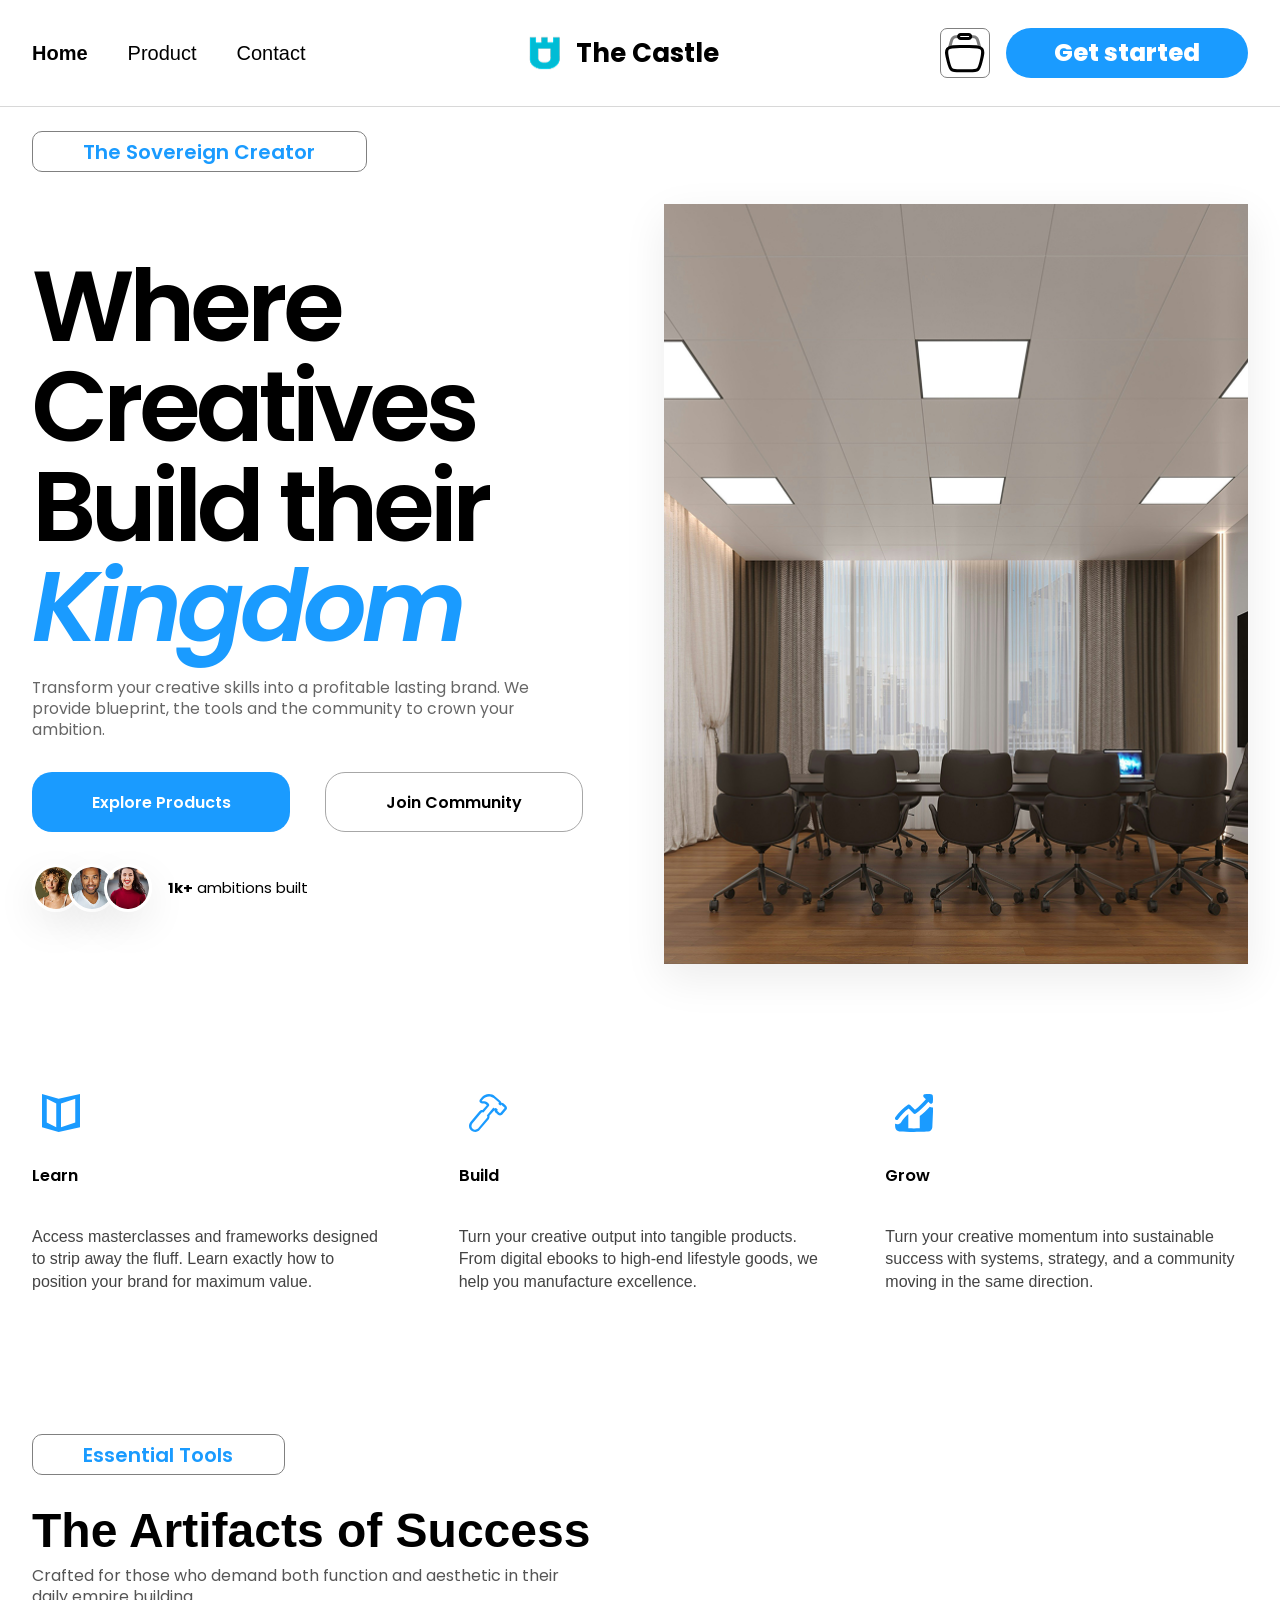
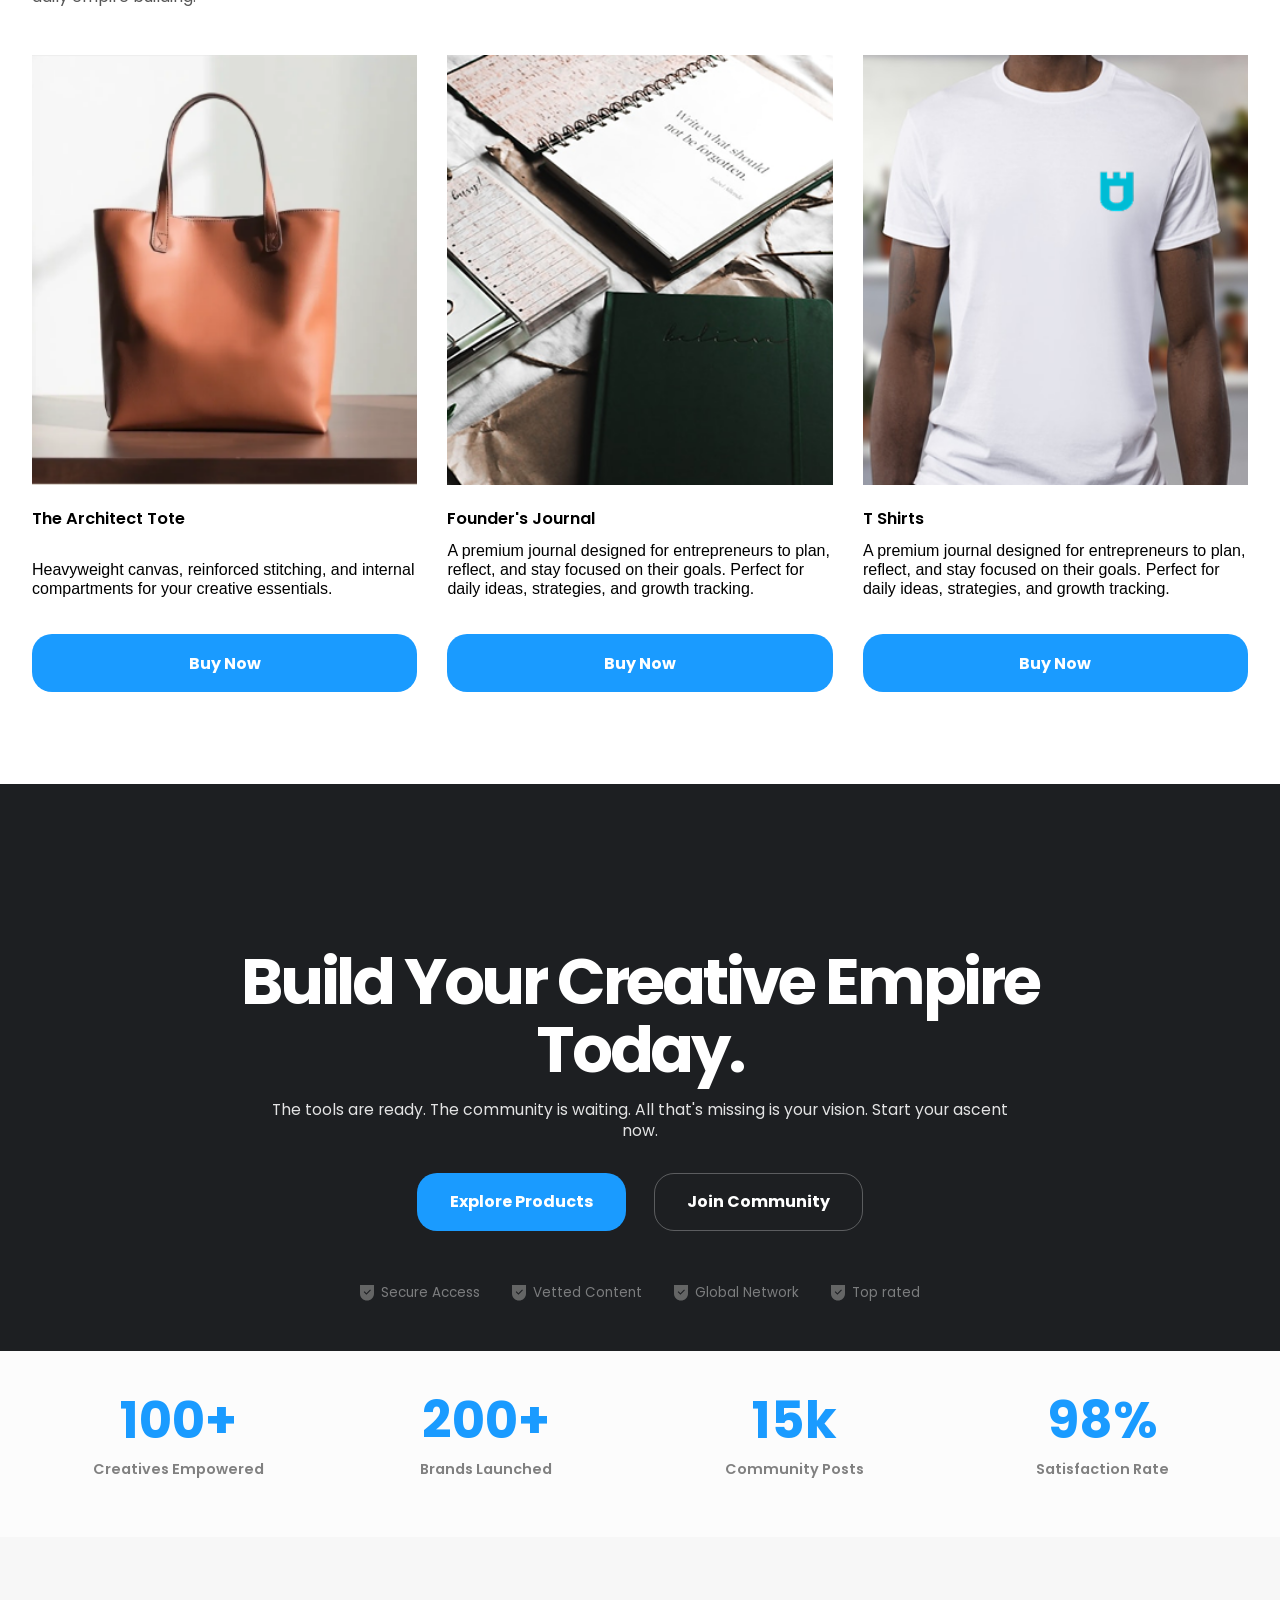
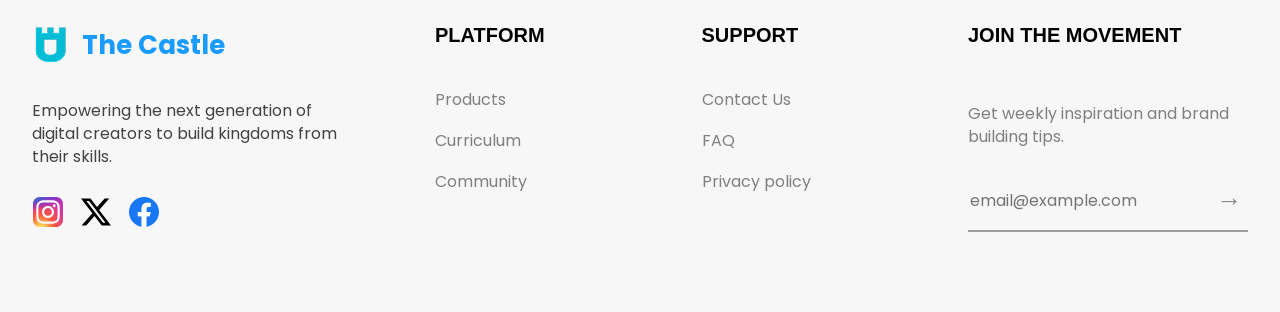
<file: index.html>
<!doctype html>
<html lang="en">
  <head>
    <meta charset="UTF-8" />
    <meta name="viewport" content="width=device-width, initial-scale=1.0" />
    <title>The Castle</title>
    <link rel="icon" type="Thecastle" href="img/castle_logo.png" />
    <link rel="preconnect" href="https://fonts.googleapis.com" />
    <link rel="preconnect" href="https://fonts.gstatic.com" crossorigin />
    <link
      href="https://fonts.googleapis.com/css2?family=Poppins:wght@300;400;500;600;700;800;900&display=swap"
      rel="stylesheet"
    />
    <link rel="stylesheet" href="castle.css" />
  </head>
  <body>
    <header class="site-header">
      <div class="container nav-shell">
        <button
          class="menu-toggle"
          type="button"
          aria-expanded="false"
          aria-controls="site-nav"
        >
          <span></span>
          <span></span>
          <span></span>
          <span class="sr-only">Toggle navigation</span>
        </button>

        <nav class="site-nav" id="site-nav">
          <a class="nav-link is-active" href="index.html">Home</a>
          <a class="nav-link" href="product.html">Product</a>
          <a class="nav-link" href="contact.html">Contact</a>
        </nav>

        <a class="brand" href="index.html" aria-label="The Castle home">
          <img src="img/castle_logo.png" alt="" width="36" height="36" />
          <span>The Castle</span>
        </a>

        <div class="nav-actions">
          <a
            class="icon-button"
            href="product.html"
            aria-label="Browse products"
          >
            <img src="img/Group.svg" alt="cart" />
          </a>
          <a class="button-get" href="contact.html">Get started</a>
        </div>
      </div>
    </header>

    <main>
      <section class="hero">
        <div class="container">
          <p class="eyebrow">The Sovereign Creator</p>

          <div class="hero-grid">
            <div class="hero-copy">
              <h1>
                Where <br />
                Creatives<br />
                Build their<br />
                <span>Kingdom</span>
              </h1>
              <p class="hero-text">
                Transform your creative skills into a profitable lasting brand.
                We provide blueprint, the tools and the community to crown your
                ambition.
              </p>

              <div class="hero-actions">
                <a class="button button-primary" href="product.html"
                  >Explore Products</a
                >
                <a class="button button-secondary" href="contact.html"
                  >Join Community</a
                >
              </div>

              <div class="social-proof">
                <div class="user-stack" aria-hidden="true">
                  <img src="img/user__3.png" alt="" class="user" />
                  <img src="img/user__2.png" alt="" class="user" />
                  <img src="img/user__1.png" alt="" class="user" />
                </div>
                <p><strong>1k+</strong> ambitions built</p>
              </div>
            </div>

            <div class="hero-media">
              <img src="img/image.png" alt="The Castle office interior" />
            </div>
          </div>
        </div>
      </section>

      <section class="features section-space">
        <div class="container feature-grid">
          <article class="feature-card">
            <div class="feature-icon">
              <img src="img/learn.svg" alt="" width="38" height="38" />
            </div>
            <h2>Learn</h2>
            <p>
              Access masterclasses and frameworks designed to strip away the
              fluff. Learn exactly how to position your brand for maximum value.
            </p>
          </article>

          <article class="feature-card">
            <div class="feature-icon">
              <img src="img/build.svg" alt="" width="38" height="38" />
            </div>
            <h2>Build</h2>
            <p>
              Turn your creative output into tangible products. From digital
              ebooks to high-end lifestyle goods, we help you manufacture
              excellence.
            </p>
          </article>

          <article class="feature-card">
            <div class="feature-icon">
              <img src="img/grow.svg" alt="" width="38" height="38" />
            </div>
            <h2>Grow</h2>
            <p>
              Turn your creative momentum into sustainable success with systems,
              strategy, and a community moving in the same direction.
            </p>
          </article>
        </div>
      </section>

      <section class="products-preview section-space">
        <div class="container">
          <p class="eyebrow">Essential Tools</p>
          <h2 class="section-title">The Artifacts of Success</h2>
          <p class="section-intro">
            Crafted for those who demand both function and aesthetic in their
            daily empire building.
          </p>

          <div class="product-grid">
            <article class="product-card">
              <img src="img/bag.png" alt="visual-bag" class="product-visual" />

              <h3>The Architect Tote</h3>
              <p>
                Heavyweight canvas, reinforced stitching, and internal
                compartments for your creative essentials.
              </p>
              <a class="button button-primary button-block" href="product.html"
                >Buy Now</a
              >
            </article>

            <article class="product-card">
              <img
                src="img/jotter.png"
                alt="visual-journal"
                class="product-visual"
              />
              <h3>Founder&apos;s Journal</h3>
              <p>
                A premium journal designed for entrepreneurs to plan, reflect,
                and stay focused on their goals. Perfect for daily ideas,
                strategies, and growth tracking.
              </p>
              <a class="button button-primary button-block" href="product.html"
                >Buy Now</a
              >
            </article>

            <article class="product-card">
              <div class="image-container">
                <img
                  src="img/shirt.png"
                  alt="visual-shirt"
                  class="main-img product-visual"
                />
                <img src="img/castle_logo.png" alt="logo" class="logo" />
              </div>
              <h3>T Shirts</h3>
              <p>
                A premium journal designed for entrepreneurs to plan, reflect,
                and stay focused on their goals. Perfect for daily ideas,
                strategies, and growth tracking.
              </p>
              <a class="button button-primary button-block" href="product.html"
                >Buy Now</a
              >
            </article>
          </div>
        </div>
      </section>

      <section class="cta-panel">
        <div class="container cta-inner">
          <h2>Build Your Creative Empire Today.</h2>
          <p>
            The tools are ready. The community is waiting. All that&apos;s
            missing is your vision. Start your ascent now.
          </p>

          <div class="hero-actions cta-actions">
            <a class="button button-primary" href="product.html"
              >Explore Products</a
            >
            <a
              class="button button-secondary button-secondary-light"
              href="contact.html"
              >Join Community</a
            >
          </div>

          <div class="trust-row">
            <span><img src="img/Vector.svg" alt="mark" />Secure Access</span>
            <span><img src="img/Vector.svg" alt="mark" />Vetted Content</span>
            <span><img src="img/Vector.svg" alt="mark" />Global Network</span>
            <span><img src="img/Vector.svg" alt="" />Top rated</span>
          </div>
        </div>
      </section>

      <section class="stats">
        <div class="container stats-grid">
          <article>
            <strong>100+</strong>
            <span>Creatives Empowered</span>
          </article>
          <article>
            <strong>200+</strong>
            <span>Brands Launched</span>
          </article>
          <article>
            <strong>15k</strong>
            <span>Community Posts</span>
          </article>
          <article>
            <strong>98%</strong>
            <span>Satisfaction Rate</span>
          </article>
        </div>
      </section>
    </main>

    <footer class="site-footer">
      <div class="container footer-grid">
        <div class="footer-brand">
          <a class="brand brand-accent footer-brand-mark" href="index.html">
            <img src="img/castle_logo.png" alt="" width="36" height="39" />
            <span>The Castle</span>
          </a>
          <p>
            Empowering the next generation of digital creators to build kingdoms
            from their skills.
          </p>
          <div class="social-links">
            <a href="#" aria-label="Instagram"
              ><img src="img/logo_IG.svg" alt="" width="30" height="30"
            /></a>
            <a href="#" aria-label="X"
              ><img src="img/logo_X.svg" alt="" width="30" height="30"
            /></a>
            <a href="#" aria-label="Facebook"
              ><img src="img/logo_facebook.svg" alt="" width="30" height="30"
            /></a>
          </div>
        </div>

        <div>
          <h3>Platform</h3>
          <a href="product.html">Products</a>
          <a href="index.html">Curriculum</a>
          <a href="contact.html">Community</a>
        </div>

        <div>
          <h3>Support</h3>
          <a href="contact.html">Contact Us</a>
          <a href="contact.html">FAQ</a>
          <a href="contact.html">Privacy policy</a>
        </div>

        <div>
          <h3>Join the Movement</h3>
          <p class="footer-note">
            Get weekly inspiration and brand building tips.
          </p>
          <form class="newsletter-form">
            <label class="sr-only" for="email-home">Email address</label>
            <input
              id="email-home"
              type="email"
              placeholder="email@example.com"
            />
            <button type="submit" aria-label="Subscribe">&rarr;</button>
          </form>
        </div>
      </div>
    </footer>

    <script src="castle.js"></script>
  </body>
</html>
</file>
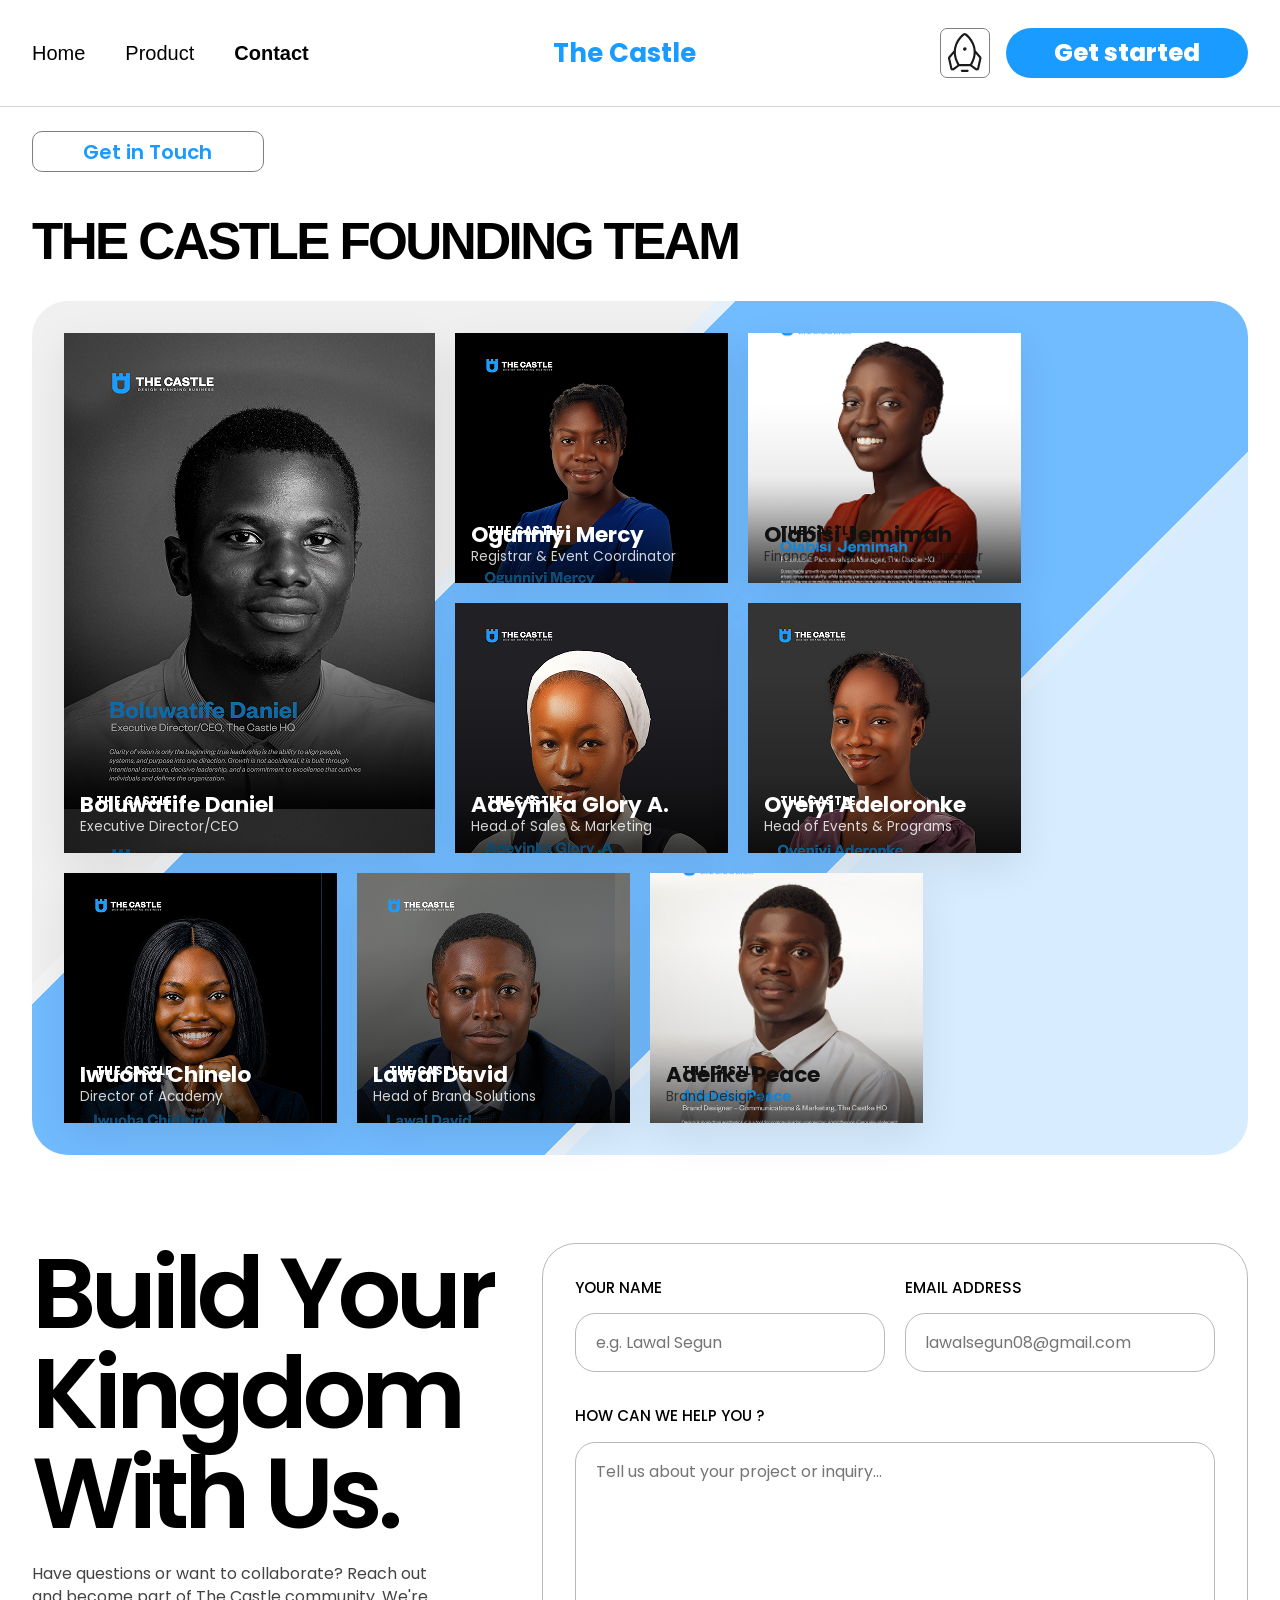
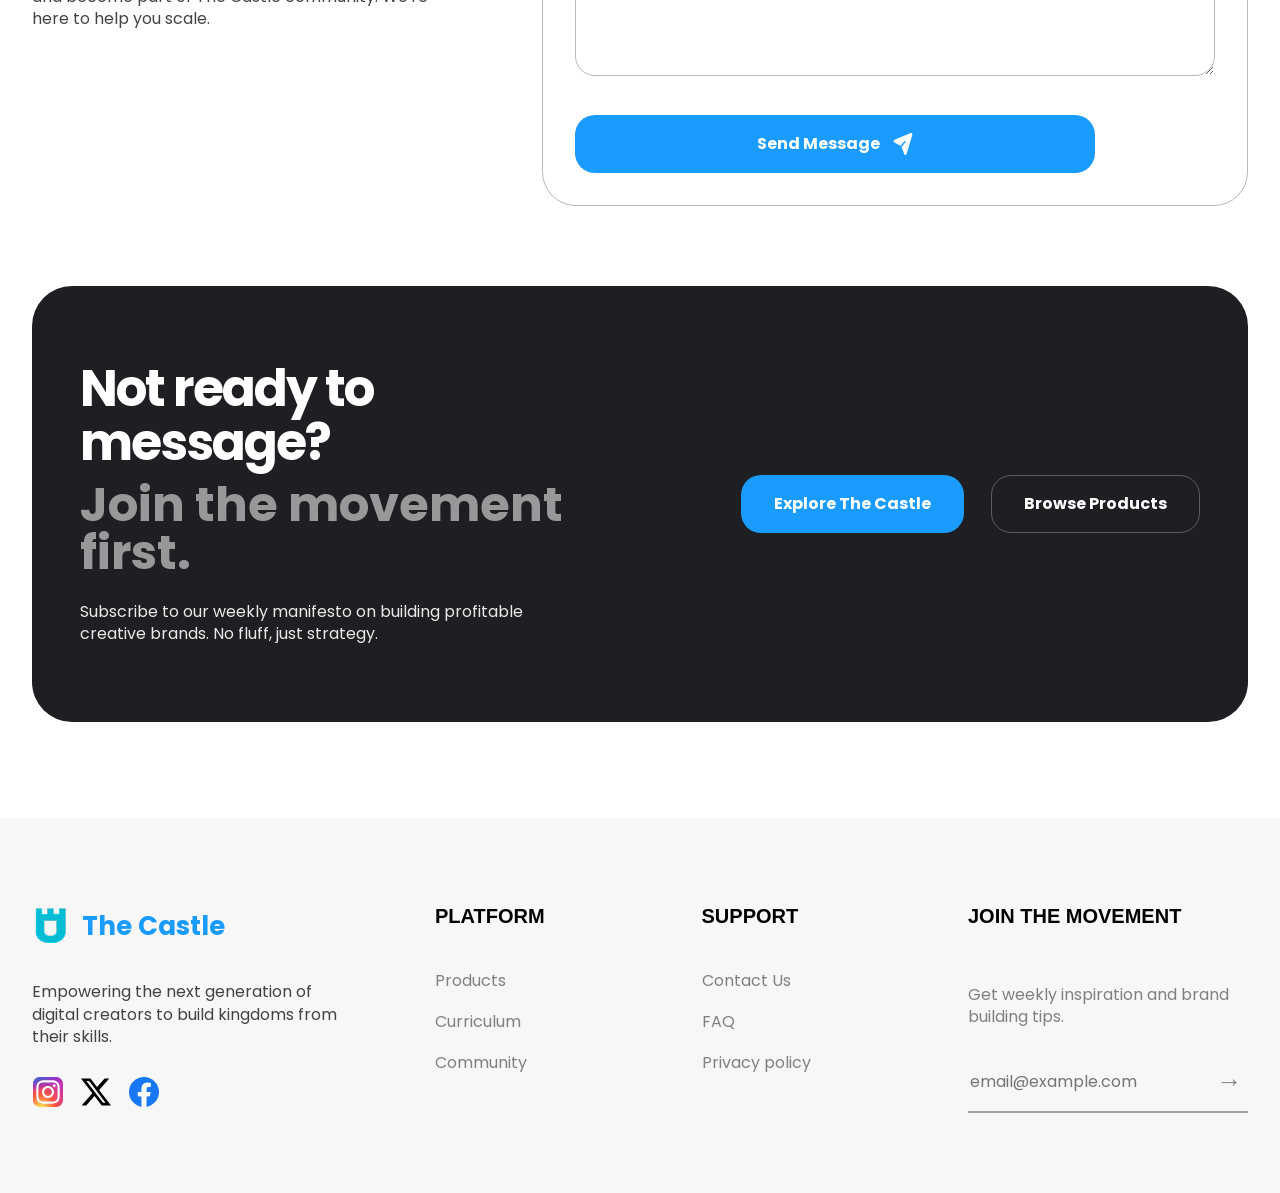
<file: contact.html>
<!doctype html>
<html lang="en">
  <head>
    <meta charset="UTF-8" />
    <meta name="viewport" content="width=device-width, initial-scale=1.0" />
    <title>The Castle | Contact</title>
    <link rel="icon" type="Thecastle" href="img/castle_logo.png" />
    <link rel="preconnect" href="https://fonts.googleapis.com" />
    <link rel="preconnect" href="https://fonts.gstatic.com" crossorigin />
    <link
      href="https://fonts.googleapis.com/css2?family=Poppins:wght@300;400;500;600;700;800;900&display=swap"
      rel="stylesheet"
    />
    <link rel="stylesheet" href="castle.css" />
  </head>
  <body>
    <header class="site-header">
      <div class="container nav-shell">
        <button
          class="menu-toggle"
          type="button"
          aria-expanded="false"
          aria-controls="site-nav"
        >
          <span></span>
          <span></span>
          <span></span>
          <span class="sr-only">Toggle navigation</span>
        </button>

        <nav class="site-nav" id="site-nav">
          <a class="nav-link" href="index.html">Home</a>
          <a class="nav-link" href="product.html">Product</a>
          <a class="nav-link is-active" href="contact.html">Contact</a>
        </nav>

        <a
          class="brand brand-text-only"
          href="index.html"
          aria-label="The Castle home"
        >
          <span>The Castle</span>
        </a>

        <div class="nav-actions">
          <a
            class="icon-button"
            href="product.html"
            aria-label="Browse products"
          >
            <img
              src="img/product__logo.svg"
              alt="cart"
              width="22"
              height="22"
            />
          </a>
          <a class="button-get" href="contact.html">Get started</a>
        </div>
      </div>
    </header>

    <main class="page-main">
      <section class="page-hero">
        <div class="container">
          <p class="eyebrow">Get in Touch</p>
          <h1 class="page-title page-title-wide">THE CASTLE FOUNDING TEAM</h1>

          <div class="team-showcase">
            <div
              class="team-card team-card-large charcoal"
              style="
                background-image:
                  linear-gradient(
                    180deg,
                    transparent 28%,
                    rgba(0, 0, 0, 0.55) 100%
                  ),
                  url(&quot;img/daniel.png&quot;);
              "
            >
              <span class="team-badge">The Castle</span>
              <strong>Boluwatife Daniel</strong>
              <small>Executive Director/CEO</small>
            </div>
            <div
              class="team-card cobalt"
              style="
                background-image:
                  linear-gradient(
                    180deg,
                    transparent 28%,
                    rgba(0, 0, 0, 0.55) 100%
                  ),
                  url(&quot;img/mercy.png&quot;);
              "
            >
              <span class="team-badge">The Castle</span>
              <strong>Ogunniyi Mercy</strong>
              <small>Registrar & Event Coordinator</small>
            </div>
            <div
              class="team-card ivory"
              style="
                background-image:
                  linear-gradient(
                    180deg,
                    transparent 28%,
                    rgba(0, 0, 0, 0.18) 100%
                  ),
                  url(&quot;img/JEMIMAH.png&quot;);
              "
            >
              <span class="team-badge">The Castle</span>
              <strong>Olabisi Jemimah</strong>
              <small>Finance & Partnerships Manager</small>
            </div>
            <div
              class="team-card charcoal"
              style="
                background-image:
                  linear-gradient(
                    180deg,
                    transparent 28%,
                    rgba(0, 0, 0, 0.55) 100%
                  ),
                  url(&quot;img/glory.png&quot;);
              "
            >
              <span class="team-badge">The Castle</span>
              <strong>Adeyinka Glory A.</strong>
              <small>Head of Sales & Marketing</small>
            </div>
            <div
              class="team-card plum"
              style="
                background-image:
                  linear-gradient(
                    180deg,
                    transparent 28%,
                    rgba(0, 0, 0, 0.45) 100%
                  ),
                  url(&quot;img/Aderonke.png&quot;);
              "
            >
              <span class="team-badge">The Castle</span>
              <strong>Oyeiyi Adeloronke</strong>
              <small>Head of Events & Programs</small>
            </div>
            <div
              class="team-card midnight"
              style="
                background-image:
                  linear-gradient(
                    180deg,
                    transparent 28%,
                    rgba(0, 0, 0, 0.55) 100%
                  ),
                  url(&quot;img/ANGEL.png&quot;);
              "
            >
              <span class="team-badge">The Castle</span>
              <strong>Iwuoha Chinelo</strong>
              <small>Director of Academy</small>
            </div>
            <div
              class="team-card slate"
              style="
                background-image:
                  linear-gradient(
                    180deg,
                    transparent 28%,
                    rgba(0, 0, 0, 0.55) 100%
                  ),
                  url(&quot;img/LAWAL.png&quot;);
              "
            >
              <span class="team-badge">The Castle</span>
              <strong>Lawal David</strong>
              <small>Head of Brand Solutions</small>
            </div>
            <div
              class="team-card ivory"
              style="
                background-image:
                  linear-gradient(
                    180deg,
                    transparent 28%,
                    rgba(0, 0, 0, 0.18) 100%
                  ),
                  url(&quot;img/Artboard.png&quot;);
              "
            >
              <span class="team-badge">The Castle</span>
              <strong>Adelike Peace</strong>
              <small>Brand Designer</small>
            </div>
          </div>
        </div>
      </section>

      <section class="contact-section">
        <div class="container contact-grid">
          <div class="contact-copy">
            <h2>Build Your Kingdom With Us.</h2>
            <p>
              Have questions or want to collaborate? Reach out and become part
              of The Castle community. We&apos;re here to help you scale.
            </p>
          </div>

          <form class="contact-form">
            <div class="form-row">
              <label>
                <span>Your Name</span>
                <input type="text" placeholder="e.g. Lawal Segun" />
              </label>
              <label>
                <span>Email Address</span>
                <input type="email" placeholder="lawalsegun08@gmail.com" />
              </label>
            </div>

            <label class="form-block">
              <span>How can we help you ?</span>
              <textarea
                rows="8"
                placeholder="Tell us about your project or inquiry..."
              ></textarea>
            </label>

            <button class="button button-primary button-submit" type="submit">
              Send Message
              <img
                class="form-icon"
                src="img/send.svg"
                alt="send"
                width="22"
                height="22"
              />
            </button>
          </form>
        </div>
      </section>

      <section class="contact-cta-wrap">
        <div class="container">
          <div class="contact-cta">
            <div>
              <h2>
                Not ready to <br />
                message?
              </h2>
              <p>
                Join the movement <br />
                first.
              </p>
              <span>
                Subscribe to our weekly manifesto on building profitable
                creative brands. No fluff, just strategy.
              </span>
            </div>
            <div class="hero-actions">
              <a class="button button-primary" href="index.html"
                >Explore The Castle</a
              >
              <a
                class="button button-secondary button-secondary-light"
                href="product.html"
                >Browse Products</a
              >
            </div>
          </div>
        </div>
      </section>
    </main>

    <footer class="site-footer">
      <div class="container footer-grid">
        <div class="footer-brand">
          <a class="brand brand-accent footer-brand-mark" href="index.html">
            <img src="img/castle_logo.png" alt="" width="36" height="39" />
            <span>The Castle</span>
          </a>
          <p>
            Empowering the next generation of digital creators to build kingdoms
            from their skills.
          </p>
          <div class="social-links">
            <a href="#" aria-label="Instagram"
              ><img src="img/logo_IG.svg" alt="" width="30" height="30"
            /></a>
            <a href="#" aria-label="X"
              ><img src="img/logo_X.svg" alt="" width="30" height="30"
            /></a>
            <a href="#" aria-label="Facebook"
              ><img src="img/logo_facebook.svg" alt="" width="30" height="30"
            /></a>
          </div>
        </div>

        <div>
          <h3>Platform</h3>
          <a href="product.html">Products</a>
          <a href="index.html">Curriculum</a>
          <a href="contact.html">Community</a>
        </div>

        <div>
          <h3>Support</h3>
          <a href="contact.html">Contact Us</a>
          <a href="contact.html">FAQ</a>
          <a href="contact.html">Privacy policy</a>
        </div>

        <div>
          <h3>Join the Movement</h3>
          <p class="footer-note">
            Get weekly inspiration and brand building tips.
          </p>
          <form class="newsletter-form">
            <label class="sr-only" for="email-contact">Email address</label>
            <input
              id="email-contact"
              type="email"
              placeholder="email@example.com"
            />
            <button type="submit" aria-label="Subscribe">&rarr;</button>
          </form>
        </div>
      </div>
    </footer>

    <script src="castle.js"></script>
  </body>
</html>
</file>
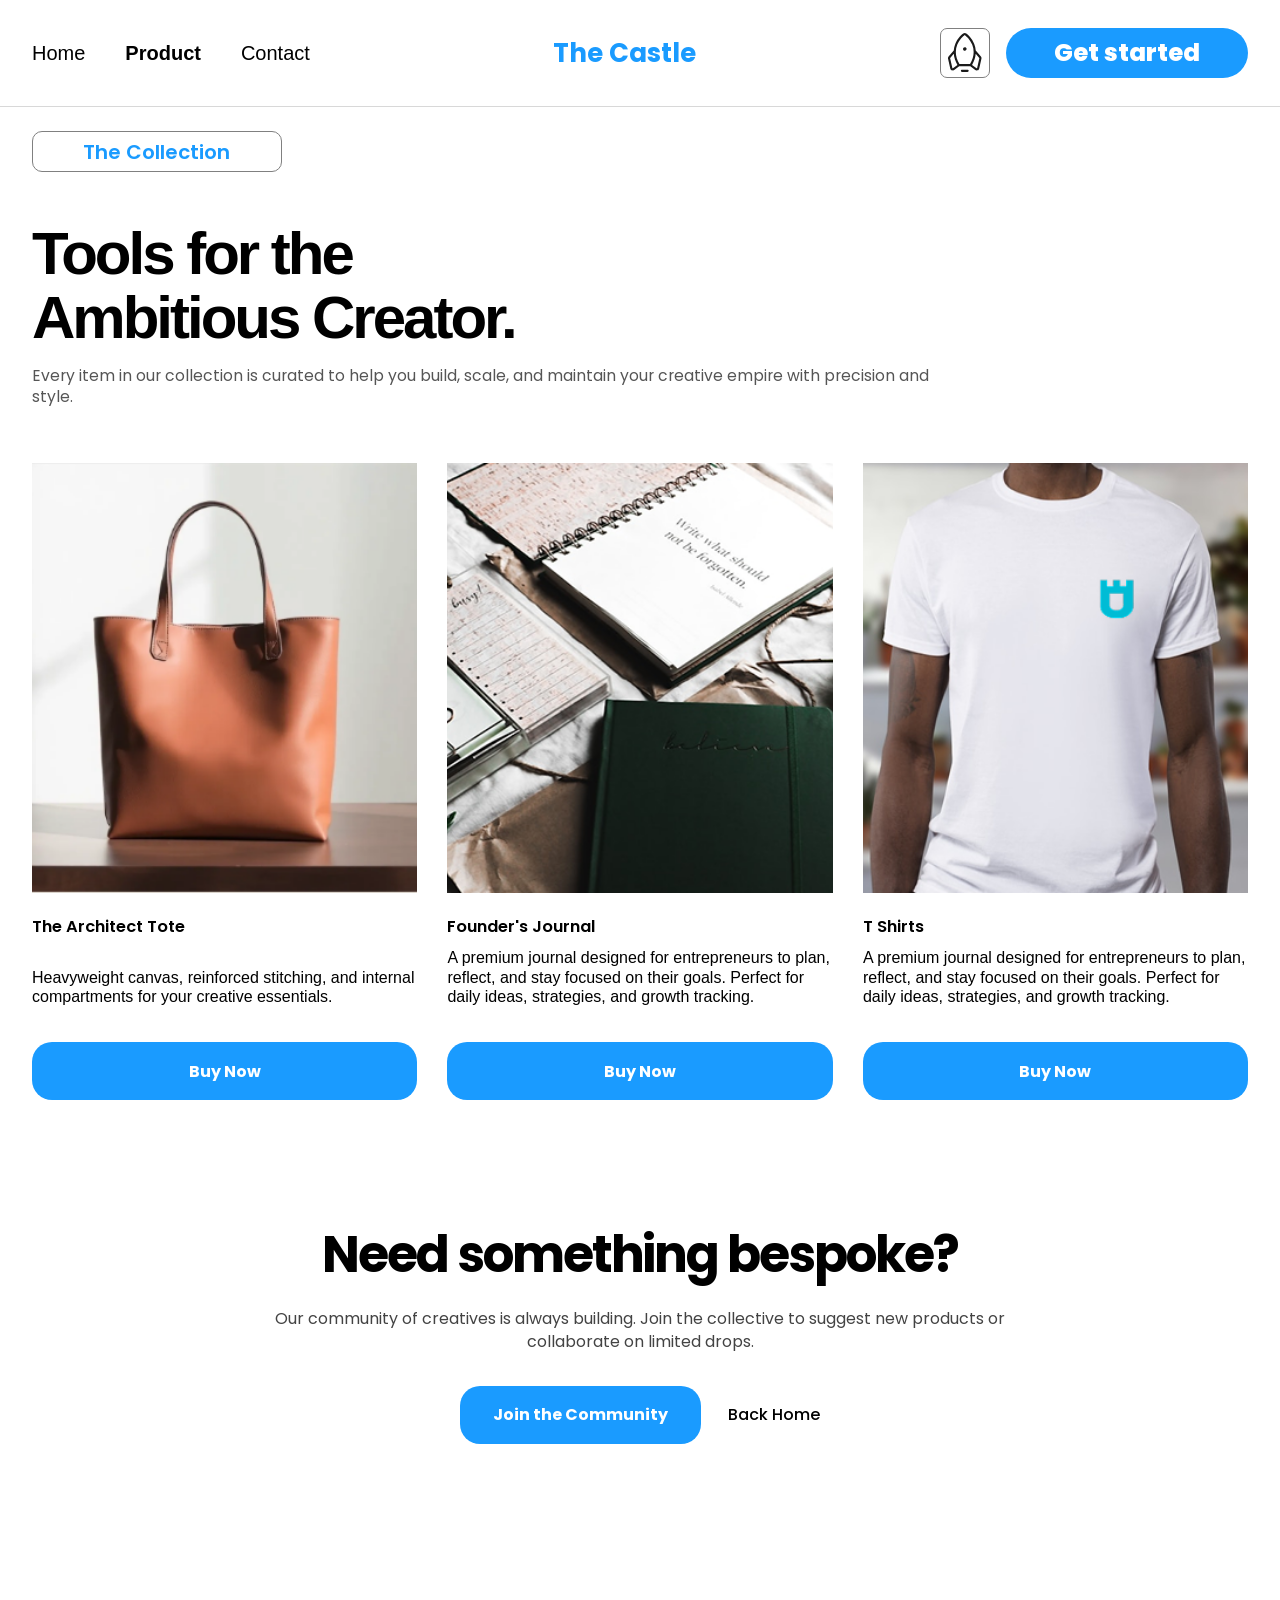
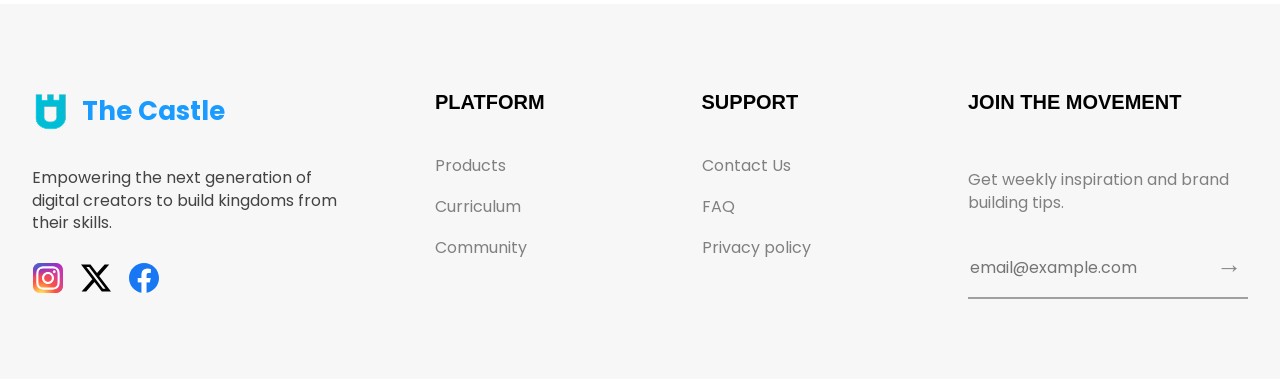
<file: product.html>
<!doctype html>
<html lang="en">
  <head>
    <meta charset="UTF-8" />
    <meta name="viewport" content="width=device-width, initial-scale=1.0" />
    <title>The Castle | Product</title>
    <link rel="icon" type="Thecastle" href="img/castle_logo.png" />
    <link rel="preconnect" href="https://fonts.googleapis.com" />
    <link rel="preconnect" href="https://fonts.gstatic.com" crossorigin />
    <link
      href="https://fonts.googleapis.com/css2?family=Poppins:wght@300;400;500;600;700;800;900&display=swap"
      rel="stylesheet"
    />
    <link rel="stylesheet" href="castle.css" />
  </head>
  <body>
    <header class="site-header">
      <div class="container nav-shell">
        <button
          class="menu-toggle"
          type="button"
          aria-expanded="false"
          aria-controls="site-nav"
        >
          <span></span>
          <span></span>
          <span></span>
          <span class="sr-only">Toggle navigation</span>
        </button>

        <nav class="site-nav" id="site-nav">
          <a class="nav-link" href="index.html">Home</a>
          <a class="nav-link is-active" href="product.html">Product</a>
          <a class="nav-link" href="contact.html">Contact</a>
        </nav>

        <a
          class="brand brand-text-only"
          href="index.html"
          aria-label="The Castle home"
        >
          <span>The Castle</span>
        </a>

        <div class="nav-actions">
          <a
            class="icon-button"
            href="product.html"
            aria-label="Browse products"
          >
            <img
              src="img/product__logo.svg"
              alt="cart"
              width="22"
              height="22"
            />
          </a>
          <a class="button-get" href="contact.html">Get started</a>
        </div>
      </div>
    </header>

    <main class="page-main">
      <section class="page-hero">
        <div class="container">
          <p class="eyebrow">The Collection</p>
          <h1 class="page-title">
            Tools for the <br />
            Ambitious Creator.
          </h1>
          <p class="page-copy">
            Every item in our collection is curated to help you build, scale,
            and maintain your creative empire with precision and style.
          </p>

          <div class="product-grid product-grid-tight">
            <article class="product-card">
              <img
                src="img/bag.png"
                alt="The Architect Tote"
                class="product-visual"
              />
              <h3>The Architect Tote</h3>
              <p>
                Heavyweight canvas, reinforced stitching, and internal
                compartments for your creative essentials.
              </p>
              <a class="button button-primary button-block" href="contact.html"
                >Buy Now</a
              >
            </article>

            <article class="product-card">
              <img
                src="img/jotter.png"
                alt="visual-journal"
                class="product-visual"
              />
              <h3>Founder&apos;s Journal</h3>
              <p>
                A premium journal designed for entrepreneurs to plan, reflect,
                and stay focused on their goals. Perfect for daily ideas,
                strategies, and growth tracking.
              </p>
              <a class="button button-primary button-block" href="product.html"
                >Buy Now</a
              >
            </article>

            <article class="product-card">
              <div class="image-container">
                <img
                  src="img/shirt.png"
                  alt="visual-shirt"
                  class="main-img product-visual"
                />
                <img src="img/castle_logo.png" alt="logo" class="logo" />
              </div>
              <h3>T Shirts</h3>
              <p>
                A premium journal designed for entrepreneurs to plan, reflect,
                and stay focused on their goals. Perfect for daily ideas,
                strategies, and growth tracking.
              </p>
              <a class="button button-primary button-block" href="product.html"
                >Buy Now</a
              >
            </article>
          </div>
        </div>
      </section>

      <section class="bespoke-section">
        <div class="container bespoke-inner">
          <h2>Need something bespoke?</h2>
          <p>
            Our community of creatives is always building. Join the collective
            to suggest new products or collaborate on limited drops.
          </p>
          <div class="hero-actions bespoke-actions">
            <a class="button button-primary" href="contact.html"
              >Join the Community</a
            >
            <a class="text-link" href="index.html">Back Home</a>
          </div>
        </div>
      </section>
    </main>

    <footer class="site-footer">
      <div class="container footer-grid">
        <div class="footer-brand">
          <a class="brand brand-accent footer-brand-mark" href="index.html">
            <img src="img/castle_logo.png" alt="" width="36" height="39" />
            <span>The Castle</span>
          </a>
          <p>
            Empowering the next generation of digital creators to build kingdoms
            from their skills.
          </p>
          <div class="social-links">
            <a href="#" aria-label="Instagram"
              ><img src="img/logo_IG.svg" alt="" width="30" height="30"
            /></a>
            <a href="#" aria-label="X"
              ><img src="img/logo_X.svg" alt="" width="30" height="30"
            /></a>
            <a href="#" aria-label="Facebook"
              ><img src="img/logo_facebook.svg" alt="" width="30" height="30"
            /></a>
          </div>
        </div>

        <div>
          <h3>Platform</h3>
          <a href="product.html">Products</a>
          <a href="index.html">Curriculum</a>
          <a href="contact.html">Community</a>
        </div>

        <div>
          <h3>Support</h3>
          <a href="contact.html">Contact Us</a>
          <a href="contact.html">FAQ</a>
          <a href="contact.html">Privacy policy</a>
        </div>

        <div>
          <h3>Join the Movement</h3>
          <p class="footer-note">
            Get weekly inspiration and brand building tips.
          </p>
          <form class="newsletter-form">
            <label class="sr-only" for="email-product">Email address</label>
            <input
              id="email-product"
              type="email"
              placeholder="email@example.com"
            />
            <button type="submit" aria-label="Subscribe">&rarr;</button>
          </form>
        </div>
      </div>
    </footer>

    <script src="castle.js"></script>
  </body>
</html>
</file>
<file: castle.css>
:root {
  --bg: #ffffff;
  --surface: #f7f7f7;
  --surface-soft: #fcfcfc;
  --text: #000000;
  --muted: #434343;
  --line: #d8d8d8;
  --accent: #1a9bff;
  --accent-deep: #1288ef;
  --dark: #1d1f22;
  --dark-border: rgba(255, 255, 255, 0.28);
  --radius-pill: 20px;
  --radius-card: 28px;
  --shadow-soft: 0 14px 40px rgba(17, 17, 17, 0.08);
  --container: min(1280px, calc(100% - 64px));
}

*,
*::before,
*::after {
  box-sizing: border-box;
}

html {
  scroll-behavior: smooth;
}

body {
  margin: 0;
  font-family: "Poppins", sans-serif;
  color: var(--text);
  background: var(--bg);
}

img {
  display: block;
  max-width: 100%;
}

a {
  color: inherit;
  text-decoration: none;
}

button,
input,
textarea {
  font: inherit;
}

.sr-only {
  position: absolute;
  width: 1px;
  height: 1px;
  padding: 0;
  margin: -1px;
  overflow: hidden;
  clip: rect(0, 0, 0, 0);
  white-space: nowrap;
  border: 0;
}

.container {
  width: var(--container);
  margin: 0 auto;
}

.section-space {
  padding: 2rem 0 5.75rem;
}

.page-main {
  padding-bottom: 3rem;
}

.site-header {
  position: sticky;
  top: 0;
  z-index: 20;
  background: rgba(255, 255, 255, 0.94);
  backdrop-filter: blur(12px);
  border-bottom: 1px solid var(--line);
}

.nav-shell {
  display: grid;
  grid-template-columns: auto 1fr auto;
  align-items: center;
  gap: 2rem;
  min-height: 106px;
}

.site-nav {
  display: flex;
  align-items: center;
  gap: 2.5rem;
}

.nav-link {
  font-family: "inter", sans-serif;
  font-size: 1.25rem;
  font-weight: 250;
  color: #000000;
  font-style: Light;
  line-height: 100%;
  letter-spacing: 0%;
}

.nav-link.is-active {
  font-weight: 700;
}

.brand {
  display: inline-flex;
  align-items: center;
  gap: 0.9rem;
  justify-self: center;
  font-size: 0.98rem;
  font-weight: 700;
}

.brand span {
  font-family: "poppins", sans-serif;
  color: var(--text);
  font-weight: 700;
  font-style: Bold;
  font-size: 26px;
  line-height: 100%;
  letter-spacing: 0%;
}

.brand-accent span,
.brand-text-only span {
  color: var(--accent);
}

.brand-text-only img {
  display: none;
}

.nav-actions {
  display: flex;
  align-items: center;
  gap: 1rem;
}

.icon-button {
  width: 50px;
  height: 50px;
  display: inline-flex;
  align-items: center;
  justify-content: center;
  border: 0.7px solid #808080;
  border-radius: 7px;
  background: #fff;
}

.icon-button img {
  width: 40px;
  height: 40px;
  object-fit: contain;
}

.button-get {
  background: var(--accent);
  color: #fff;
  display: inline-flex;
  align-items: center;
  justify-content: center;
  min-height: 50px;
  padding: 10px 47px;
  border-radius: 999px;
  border: 1px solid transparent;
  font-size: 1.5rem;
  line-height: 1;
  font-family: "Poppins", sans-serif;
  font-weight: 800;
  font-style: ExtraBold;
  line-height: 100%;
  letter-spacing: 0%;
  transition:
    transform 0.2s ease,
    background-color 0.2s ease,
    color 0.2s ease,
    border-color 0.2s ease;
}

.button-get:hover,
.button-get:focus-visible {
  transform: translateY(-1px);
  background: var(--accent-deep);
}

.button {
  display: inline-flex;
  align-items: center;
  justify-content: center;
  min-height: 58px;
  padding: 0.9rem 2rem;
  border-radius: var(--radius-pill);
  border: 1px solid transparent;
  font-size: 1rem;
  font-weight: 700;
  transition:
    transform 0.2s ease,
    background-color 0.2s ease,
    color 0.2s ease,
    border-color 0.2s ease;
}

.button:hover,
.button:focus-visible {
  transform: translateY(-1px);
}

.button-primary {
  color: #fff;
  background: var(--accent);
}

.button-primary:hover,
.button-primary:focus-visible {
  background: var(--accent-deep);
}

.button-secondary {
  color: var(--text);
  border-color: #a7a7a7;
  background: transparent;
}

.button-secondary-light {
  color: #fff;
  border-color: var(--dark-border);
}

.button-block {
  width: 100%;
}

.menu-toggle {
  display: none;
  width: 48px;
  height: 48px;
  border: 1px solid var(--line);
  border-radius: 14px;
  background: #fff;
  padding: 0.75rem;
}

.menu-toggle span {
  display: block;
  width: 100%;
  height: 2px;
  background: var(--text);
  margin: 5px 0;
}

.eyebrow {
  width: fit-content;
  margin: 0 0 2rem;
  padding: 0.6rem 3.15rem;
  border: 1px solid #808080;
  border-radius: 10px;
  color: var(--accent);
  font-size: 20px;
  font-weight: 600;
  line-height: 100%;
  letter-spacing: 0%;
}

.hero {
  padding: 1.5rem 0 5.5rem;
}

.hero-grid {
  display: grid;
  grid-template-columns: minmax(0, 1fr) minmax(420px, 1.02fr);
  align-items: center;
  gap: 3.75rem;
}

.hero-copy h1,
.contact-copy h2 {
  font-family: "Poppins", sans-serif;
  margin: 0;
  font-size: 6.25rem;
  line-height: 100%;
  letter-spacing: -0.05em;
  font-weight: 600;
}

.hero-copy h1 span {
  color: var(--accent);
  font-style: italic;
}

.hero-text,
.section-intro,
.feature-card p,
.product-card p,
.cta-inner p,
.footer-brand p,
.footer-note,
.bespoke-inner p,
.contact-copy p,
.contact-cta span {
  color: var(--muted);
  font-size: 1rem;
  line-height: 1.42;
  font-weight: 400;
}

.hero-text {
  max-width: 34rem;
  margin: 1.4rem 0 2rem;
  font-size: 0.98rem;
  line-height: 1.32;
  color: #666666;
}

.hero-actions {
  display: flex;
  flex-wrap: wrap;
  gap: 1.7rem;
}

.hero .hero-actions {
  gap: 2.2rem;
}

.hero .hero-actions .button {
  min-height: 60px;
  min-width: 258px;
  padding: 0.95rem 2.25rem;
  border-radius: 20px;
  font-size: 1rem;
  font-weight: 600;
}

.social-proof {
  display: flex;
  align-items: center;
  gap: 1rem;
  margin-top: 2rem;
}

.social-proof p {
  margin: 0;
  font-size: 0.92rem;
  font-weight: 400;
}

.user-stack {
  display: flex;
  align-items: center;
}

.user {
  width: 48px;
  height: 48px;
  border: 3px solid #fff;
  border-radius: 50%;
  margin-left: -12px;
  object-fit: cover;
  box-shadow: var(--shadow-soft);
}

.user:first-child {
  margin-left: 0;
}

.hero-media img {
  width: 100%;
  min-height: 760px;
  object-fit: cover;
  box-shadow: var(--shadow-soft);
}

.feature-grid {
  display: grid;
  grid-template-columns: repeat(3, minmax(0, 1fr));
  gap: 4rem;
}

.feature-card {
  max-width: 360px;
}

.feature-icon {
  width: 58px;
  height: 58px;
  display: inline-flex;
  align-items: center;
  justify-content: center;
  margin-bottom: 1.5rem;
  color: var(--accent);
}

.feature-icon svg {
  width: 38px;
  height: 38px;
  fill: none;
  stroke: currentColor;
  stroke-width: 1.7;
  stroke-linecap: round;
  stroke-linejoin: round;
}

.feature-icon img {
  width: 38px;
  height: 38px;
  object-fit: contain;
}

.feature-card h2,
.product-card h3 {
  margin: 0 0 0.75rem;
  font-size: 1.02rem;
  font-weight: 600;
  line-height: 1.2;
}

.feature-card p {
  font-family: "inter", sans-serif;
  color: var(--muted);
  font-weight: 500;
  font-style: Medium;
  font-size: 18px;
  font-size: 1rem;
  line-height: 1.42;
  margin-top: 2.5rem;
}

.product-card p {
  color: #000000;
  font-family: "Open Sans", sans-serif;
  font-weight: 300;
  font-style: Regular;
  letter-spacing: 0%;
  font-size: 16px;
  line-height: 1.2;
  margin-top: auto;
  padding-bottom: 20px;
}

.image-container {
  position: relative;
}

.product-visual {
  width: 100%;
  display: block;
}

.logo {
  position: absolute;
  top: 30%;
  right: 24%;
  transform: translate(-50%, -50%);
  width: 40px;
  z-index: 2;
}

.section-title {
  margin: 0;
  font-family: "Montserrat", sans-serif;
  font-weight: 700;
  font-style: Bold;
  font-size: 48px;
  line-height: 100%;
  letter-spacing: 0%;
}

.section-intro {
  max-width: 35rem;
  margin: 0.7rem 0 3rem;
  font-size: 1rem;
  line-height: 1.28;
  color: #555555;
}

.product-grid {
  display: grid;
  grid-template-columns: repeat(3, minmax(0, 1fr));
  gap: 1.9rem;
}

.product-grid-tight {
  margin-top: 3.5rem;
}

.product-card {
  display: flex;
  flex-direction: column;
}

.product-visual {
  position: relative;
  min-height: 430px;
  margin-bottom: 1.5rem;
  overflow: hidden;
  background: linear-gradient(180deg, #faf8f2, #e7dfd6);
  object-fit: cover;
}

.product-visual::before,
.product-visual::after {
  content: "";
  position: absolute;
}

.product-card > .product-visual {
  width: 100%;
}

.cta-panel {
  background: var(--dark);
  padding: 5.5rem 0 0;
}

.cta-inner {
  text-align: center;
  color: #fff;
  padding: 4.75rem 2rem 3rem;
}

.cta-inner h2 {
  max-width: 860px;
  margin: 0 auto;
  font-size: clamp(3rem, 5vw, 4.8rem);
  line-height: 1.05;
  letter-spacing: -0.05em;
  font-weight: 700;
}

.cta-inner p {
  max-width: 760px;
  margin: 1rem auto 2rem;
  color: rgba(255, 255, 255, 0.88);
  font-size: 0.98rem;
  line-height: 1.34;
}

.cta-actions {
  justify-content: center;
}

.trust-row {
  display: flex;
  justify-content: center;
  flex-wrap: wrap;
  gap: 2rem;
  margin-top: 3.25rem;
  color: rgba(255, 255, 255, 0.42);
  font-size: 0.84rem;
  font-weight: 400;
}

.trust-row span {
  display: inline-flex;
  align-items: center;
  gap: 0.45rem;
}

.trust-row span img {
  width: 14px;
  height: 16px;
  object-fit: contain;
  opacity: 0.72;
}

.stats {
  background: var(--surface-soft);
  padding: 2.75rem 0 3.5rem;
}

.stats-grid {
  display: grid;
  grid-template-columns: repeat(4, minmax(0, 1fr));
  gap: 1rem;
  text-align: center;
}

.stats-grid strong {
  display: block;
  margin-bottom: 0.65rem;
  color: var(--accent);
  font-size: clamp(2.4rem, 4vw, 3.7rem);
  line-height: 1;
  font-weight: 700;
}

.stats-grid span {
  color: #808080;
  font-size: 0.9rem;
  font-weight: 600;
}

.site-footer {
  background: var(--surface);
  padding: 5.5rem 0 5rem;
}

.footer-grid {
  display: grid;
  grid-template-columns: 1.3fr 0.8fr 0.8fr 1fr;
  gap: 3rem;
}

.footer-brand {
  max-width: 320px;
}

.footer-brand-mark {
  justify-self: start;
  margin-bottom: 1.25rem;
}

.social-links {
  display: flex;
  align-items: center;
  gap: 1rem;
  margin-top: 1.7rem;
}

.social-links a {
  width: 32px;
  height: 32px;
  display: inline-flex;
  align-items: center;
  justify-content: center;
}

.social-links img {
  width: 30px;
  height: 30px;
  object-fit: contain;
}

.footer-grid h3 {
  margin: 0 0 1.6rem;
  text-transform: uppercase;
  font-family: "Montserrat", sans-serif;
  font-weight: 700;
  font-style: Bold;
  font-size: 20px;
  line-height: 100%;
  letter-spacing: 0%;
}

.footer-grid > div:not(.footer-brand) {
  display: flex;
  flex-direction: column;
  gap: 1rem;
}

.footer-grid > div:not(.footer-brand) a,
.footer-grid > div:not(.footer-brand) p {
  color: #808080;
}

.newsletter-form {
  display: flex;
  align-items: center;
  gap: 0.5rem;
  border-bottom: 2px solid #a0a0a0;
  max-width: 280px;
  padding-bottom: 0.55rem;
}

.newsletter-form input {
  flex: 1;
  border: 0;
  outline: 0;
  background: transparent;
  min-width: 0;
}

.newsletter-form button {
  border: 0;
  background: transparent;
  font-size: 1.6rem;
  color: #888;
  cursor: pointer;
}

.page-hero {
  padding: 1.5rem 0 2rem;
}

.page-title {
  font-family: "montserrat", sans-serif;
  max-width: 800px;
  font-size: clamp(3rem, 4vw, 4rem);
  line-height: 1.06;
  letter-spacing: -0.05em;
  font-weight: 700;
  font-size: 60px;
  gap: 2px;
  margin-bottom: 0.5rem;
}

.page-title-wide {
  max-width: none;
  font-size: clamp(2.4rem, 4vw, 4rem);
}

.page-copy {
  max-width: 58rem;
  font-size: 0.98rem;
  line-height: 1.34;
  color: #555555;
  margin-bottom: 1rem;
}

.bespoke-section {
  padding: 6rem 0 7rem;
}

.bespoke-inner {
  text-align: center;
}

.bespoke-inner h2,
.contact-cta h2 {
  margin: 0;
  font-size: clamp(2.4rem, 4vw, 3.15rem);
  line-height: 1.08;
  letter-spacing: -0.04em;
  font-weight: 700;
  padding-bottom: 10px;
}

.bespoke-inner p {
  max-width: 760px;
  margin: 1rem auto 2rem;
}

.bespoke-actions {
  justify-content: center;
  align-items: center;
}

.text-link {
  font-size: 1rem;
  font-weight: 500;
}

.team-showcase {
  display: grid;
  grid-template-columns: repeat(12, minmax(0, 1fr));
  gap: 1.25rem;
  margin-top: 2rem;
  padding: 2rem;
  border-radius: 36px;
  background:
    linear-gradient(
      135deg,
      #f0f0f0 0 33%,
      transparent 33% 34%,
      #71bbff 34% 66%,
      transparent 66% 67%,
      #d7ecff 67% 100%
    ),
    linear-gradient(90deg, #f4f4f4, #d8ecff);
}

.team-card {
  min-height: 250px;
  padding: 1rem;
  display: flex;
  flex-direction: column;
  justify-content: flex-end;
  border-radius: 0;
  overflow: hidden;
  box-shadow: var(--shadow-soft);
  color: #fff;
  background-color: #2b2b2b;
  background-size: cover;
  background-position: center;
  background-repeat: no-repeat;
}

.team-card-large {
  min-height: 390px;
}

.team-card strong {
  font-size: 1.35rem;
  line-height: 1.05;
}

.team-card small {
  font-size: 0.85rem;
  color: rgba(255, 255, 255, 0.82);
}

.team-badge {
  position: absolute;
  top: 1rem;
  left: 1rem;
  font-size: 0.72rem;
  font-weight: 700;
  text-transform: uppercase;
  letter-spacing: 0.04em;
}

.team-card {
  position: relative;
}

.team-card > * {
  position: relative;
  z-index: 1;
}

.team-card-large {
  grid-column: span 4;
  grid-row: span 2;
}

.team-showcase .team-card:nth-child(2),
.team-showcase .team-card:nth-child(3),
.team-showcase .team-card:nth-child(4),
.team-showcase .team-card:nth-child(5),
.team-showcase .team-card:nth-child(6),
.team-showcase .team-card:nth-child(7),
.team-showcase .team-card:nth-child(8) {
  grid-column: span 3;
}

.charcoal {
  background: linear-gradient(135deg, #262626, #585858);
}

.cobalt {
  background: linear-gradient(135deg, #041222, #0e5ad3);
}

.ivory {
  color: #111;
}

.ivory small {
  color: rgba(17, 17, 17, 0.7);
}

.plum {
  background: linear-gradient(135deg, #3c2f37, #b46d81);
}

.midnight {
  background: linear-gradient(135deg, #01060d, #0a4a78);
}

.slate {
  background: linear-gradient(135deg, #1f2734, #6f819c);
}

.contact-section {
  padding: 3.5rem 0 4rem;
}

.contact-grid {
  display: grid;
  grid-template-columns: 0.8fr 1.2fr;
  gap: 2.5rem;
  align-items: start;
}

.contact-copy p {
  max-width: 420px;
  margin-top: 1.25rem;
}

.contact-form {
  padding: 2rem;
  border: 1px solid #b8b8b8;
  border-radius: 34px;
  background: #fff;
}

.form-row {
  display: grid;
  grid-template-columns: repeat(2, minmax(0, 1fr));
  gap: 1.25rem;
}

.contact-form label {
  display: block;
}

.contact-form span {
  display: block;
  margin-bottom: 0.9rem;
  font-size: 0.95rem;
  font-weight: 500;
  text-transform: uppercase;
}

.contact-form input,
.contact-form textarea {
  width: 100%;
  padding: 1rem 1.2rem;
  border: 1px solid #b8b8b8;
  border-radius: 20px;
  outline: 0;
  resize: vertical;
}

.form-block {
  margin-top: 2rem;
}

.button-submit {
  width: min(520px, 100%);
  margin-top: 2rem;
}

.form-icon {
  margin-left: 0.75rem;
}

.contact-cta-wrap {
  padding: 1rem 0 3rem;
}

.contact-cta {
  display: flex;
  align-items: center;
  justify-content: space-between;
  gap: 2rem;
  padding: 4.75rem 3rem;
  border-radius: 40px;
  background: var(--dark);
  color: #fff;
}

.contact-cta p {
  margin: 0;
  color: rgba(255, 255, 255, 0.54);
  font-size: clamp(3rem, 4vw, 3rem);
  line-height: 1;
  font-weight: 700;
  gap: 1rem;
}

.contact-cta span {
  margin-top: 1.5rem;
  display: block;
  max-width: 510px;
  color: rgba(255, 255, 255, 0.9);
}

@media (max-width: 1120px) {
  .nav-shell {
    grid-template-columns: auto 1fr auto;
    gap: 1rem;
  }

  .hero-grid,
  .contact-grid,
  .footer-grid,
  .feature-grid,
  .product-grid,
  .stats-grid {
    grid-template-columns: repeat(2, minmax(0, 1fr));
  }

  .contact-grid,
  .footer-grid {
    align-items: stretch;
  }

  .hero-media {
    grid-column: 1 / -1;
  }

  .hero-media img {
    min-height: 520px;
  }

  .team-card-large,
  .team-showcase .team-card:nth-child(2),
  .team-showcase .team-card:nth-child(3),
  .team-showcase .team-card:nth-child(4),
  .team-showcase .team-card:nth-child(5),
  .team-showcase .team-card:nth-child(6),
  .team-showcase .team-card:nth-child(7),
  .team-showcase .team-card:nth-child(8) {
    grid-column: span 6;
  }

  .contact-cta {
    flex-direction: column;
    align-items: flex-start;
  }

  .product-grid {
    grid-template-columns: repeat(3, minmax(240px, 1fr));
    overflow-x: auto;
    padding-bottom: 0.5rem;
  }

  .feature-grid {
    grid-template-columns: repeat(3, minmax(180px, 1fr));
    gap: 1.5rem;
    overflow-x: auto;
    padding-bottom: 0.5rem;
  }
}

@media (max-width: 820px) {
  :root {
    --container: min(100% - 32px, 720px);
  }

  .nav-shell {
    display: flex;
    align-items: center;
    justify-content: space-between;
    min-height: 70px;
  }

  .brand {
    position: absolute;
    left: 50%;
    transform: translateX(-50%);
  }

  .menu-toggle {
    display: none;
    width: 44px;
    height: 44px;
    border-radius: 10px;
    border: 1px solid var(--line);
    background: #fff;
    cursor: pointer;
  }

  .menu-toggle span {
    display: block;
    height: 2px;
    width: 20px;
    background: #000;
    margin: 5px auto;
  }

  .site-nav {
    position: absolute;
    top: 100%;
    left: 0;
    width: 100%;
    display: none;
    flex-direction: column;
    padding: 1rem;
    background: #fff;
    border-top: 1px solid var(--line);
    box-shadow: 0 10px 30px rgba(0, 0, 0, 0.05);
  }

  .site-nav a {
    width: 100%;
    padding: 12px 0;
    border-bottom: 1px solid #eee;
  }

  .site-nav a:last-child {
    border-bottom: none;
  }

  .site-nav.is-open {
    display: flex;
  }

  .nav-actions {
    gap: 0.5rem;
  }

  .button-get {
    display: none;
  }

  .icon-button {
    width: 40px;
    height: 40px;
  }

  .menu-toggle {
    display: block;
  }
  .hero-grid {
    grid-template-columns: 1fr;
  }

  .feature-grid {
    grid-template-columns: repeat(3, minmax(180px, 1fr));
    gap: 1.5rem;
    overflow-x: auto;
    padding-bottom: 0.5rem;
  }

  .product-grid {
    grid-template-columns: repeat(3, minmax(240px, 1fr));
    overflow-x: auto;
    padding-bottom: 0.5rem;
  }

  .stats-grid {
    grid-template-columns: repeat(4, minmax(160px, 1fr));
    overflow-x: auto;
    padding-bottom: 0.5rem;
  }

  .footer-grid,
  .form-row,
  .contact-grid {
    grid-template-columns: 1fr;
  }

  .hero {
    padding-bottom: 4rem;
  }

  .eyebrow {
    width: 100%;
    text-align: center;
    padding-inline: 1.25rem;
  }

  .hero-copy h1,
  .page-title,
  .contact-copy h2 {
    font-size: clamp(2.8rem, 12vw, 4.6rem);
  }

  .hero-media img {
    min-height: 360px;
  }

  .feature-card,
  .footer-brand {
    max-width: none;
  }

  .product-visual {
    min-height: 330px;
  }

  .image-container {
    position: relative;
  }

  .product-visual {
    width: 100%;
    display: block;
  }

  .logo {
    position: absolute;
    top: 30%;
    right: 16%;
    transform: translate(-50%, -50%);
    width: 30px;
    z-index: 2;
  }

  .product-card > .product-visual {
    min-height: 330px;
  }

  .cta-inner {
    padding-inline: 1.25rem;
  }

  .contact-form,
  .contact-cta {
    padding: 1.5rem;
    border-radius: 26px;
  }

  .button-submit {
    width: 100%;
  }

  .team-showcase {
    grid-template-columns: repeat(8, minmax(220px, 1fr));
    padding: 1.25rem;
    overflow-x: auto;
  }

  .team-card-large,
  .team-showcase .team-card:nth-child(2),
  .team-showcase .team-card:nth-child(3),
  .team-showcase .team-card:nth-child(4),
  .team-showcase .team-card:nth-child(5),
  .team-showcase .team-card:nth-child(6),
  .team-showcase .team-card:nth-child(7),
  .team-showcase .team-card:nth-child(8) {
    grid-column: span 2;
  }

  .footer-brand p {
    margin-top: 15%;
  }
}

@media (max-width: 560px) {
  .hero-actions,
  .contact-cta .hero-actions,
  .bespoke-actions {
    flex-direction: column;
    align-items: stretch;
  }

  .button,
  .text-link {
    width: 100%;
  }

  .text-link {
    text-align: center;
  }

  .social-proof {
    align-items: flex-start;
    flex-direction: column;
  }

  .trust-row {
    justify-content: flex-start;
  }
}
</file>
